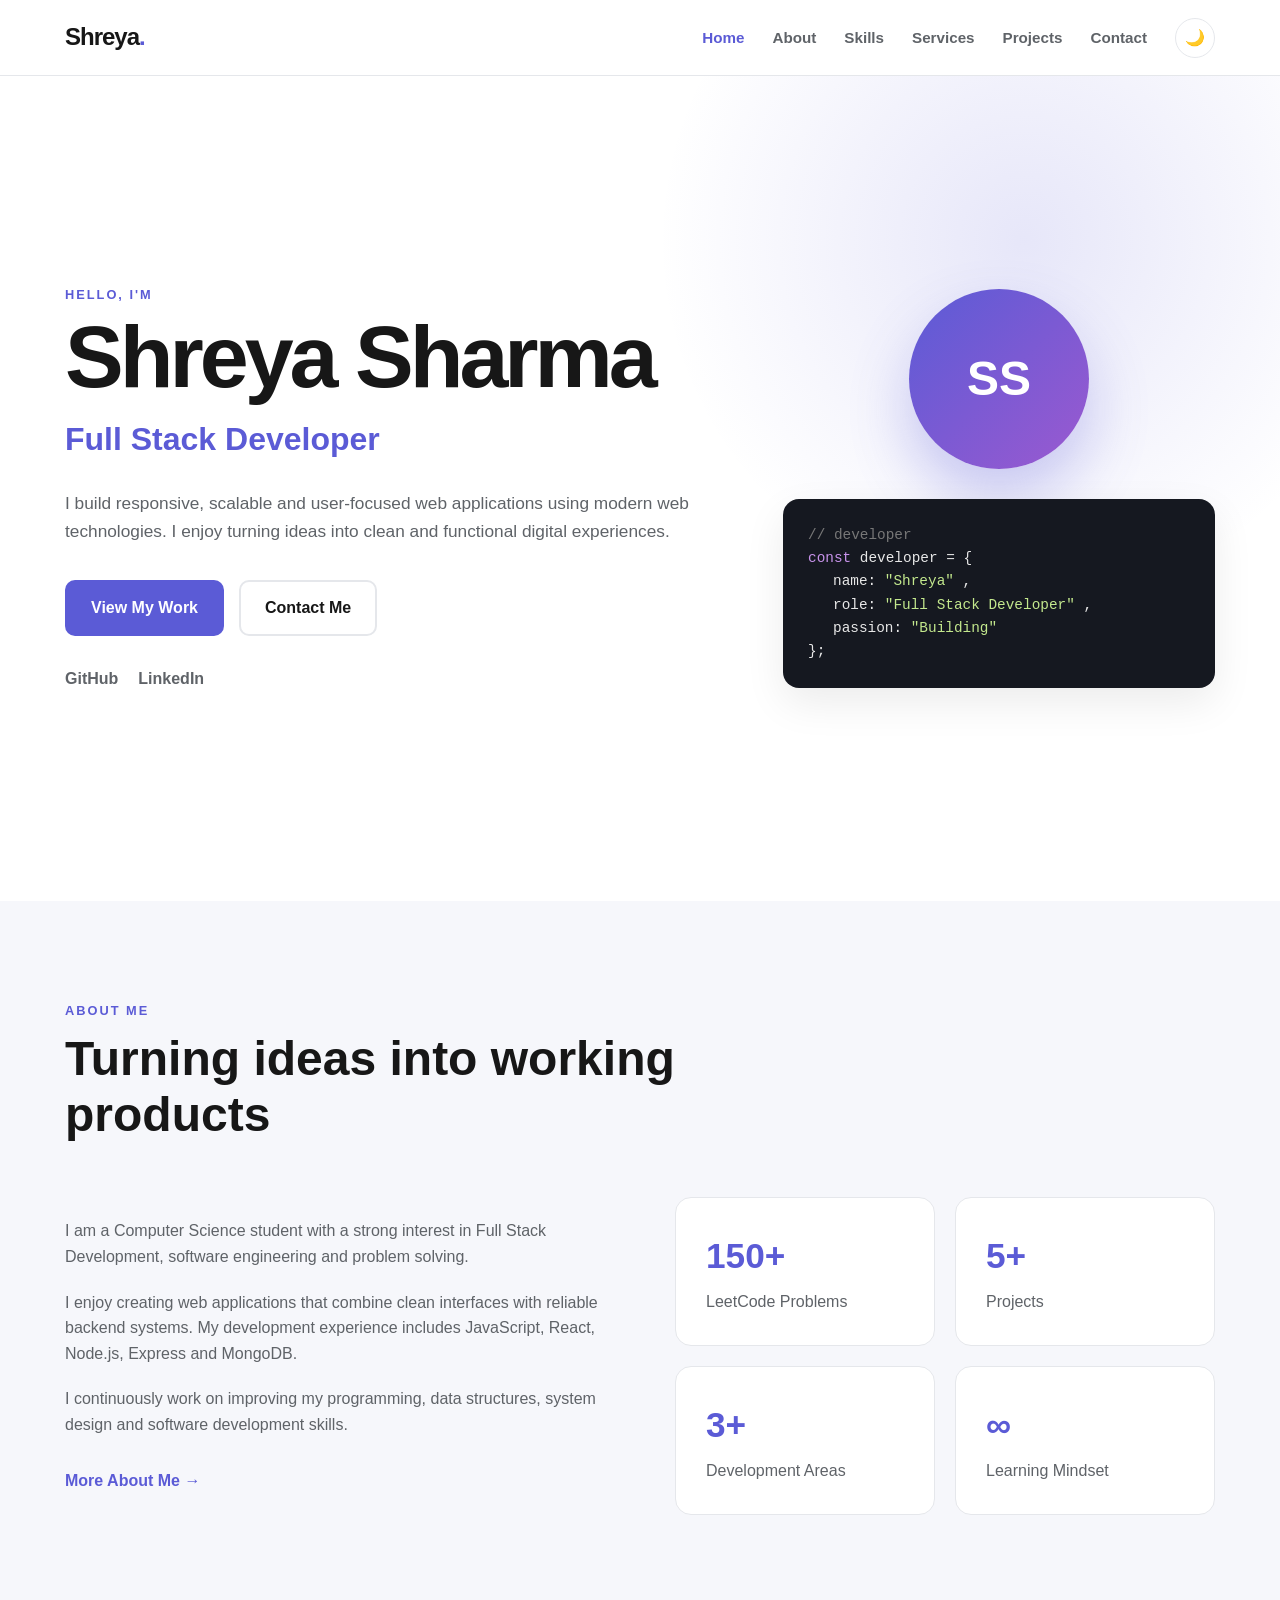
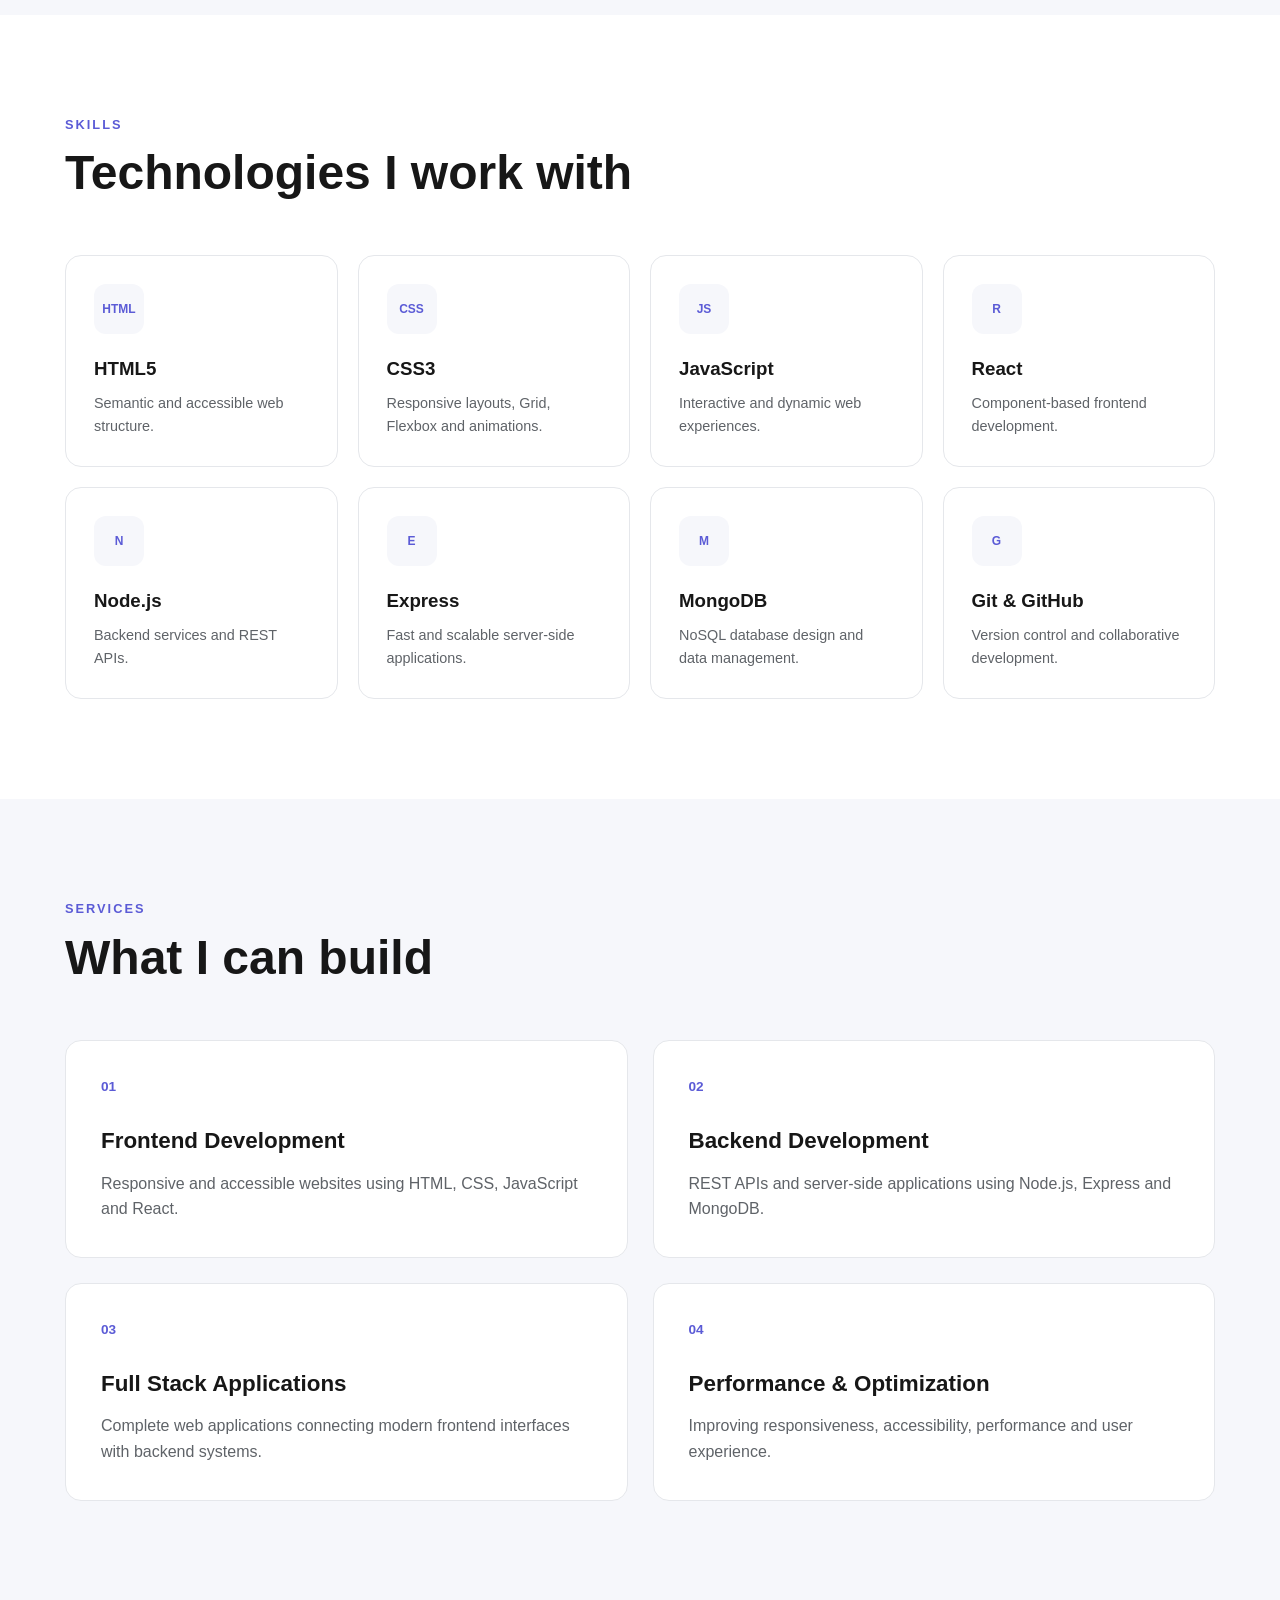
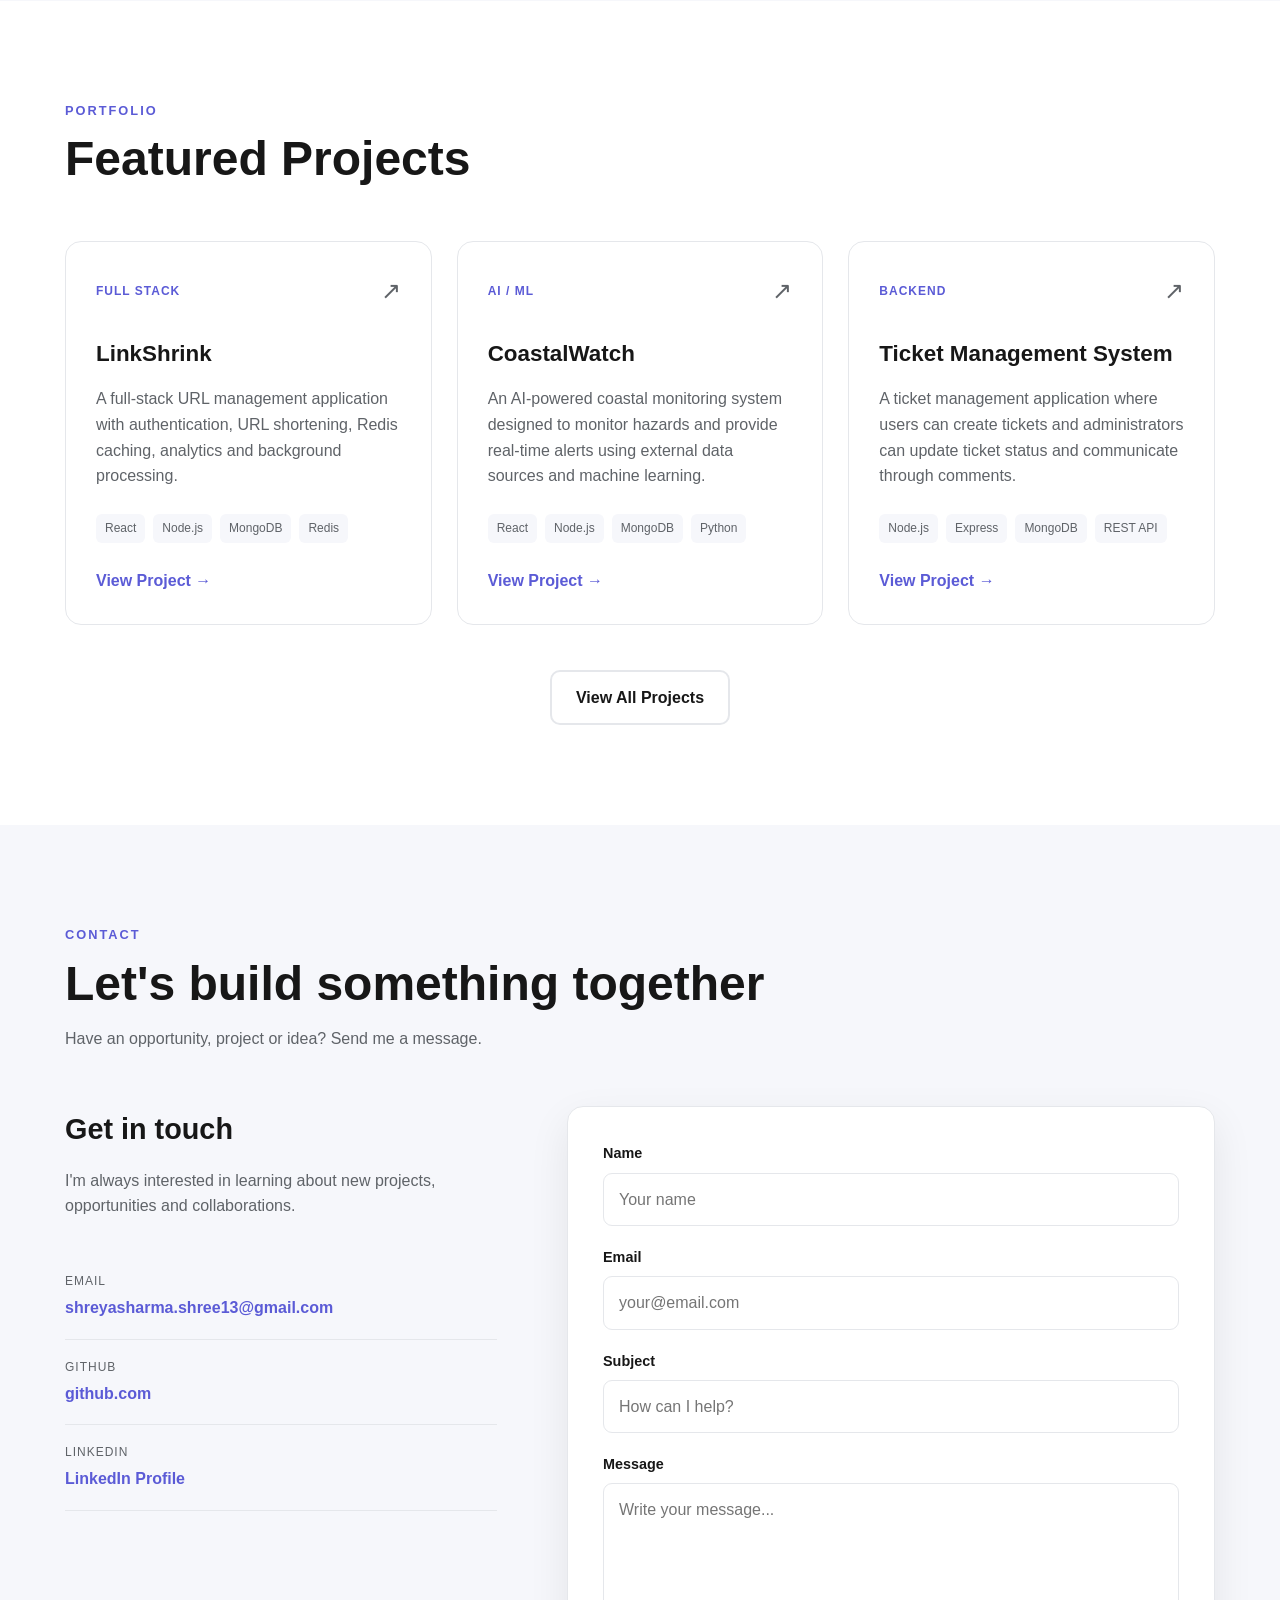
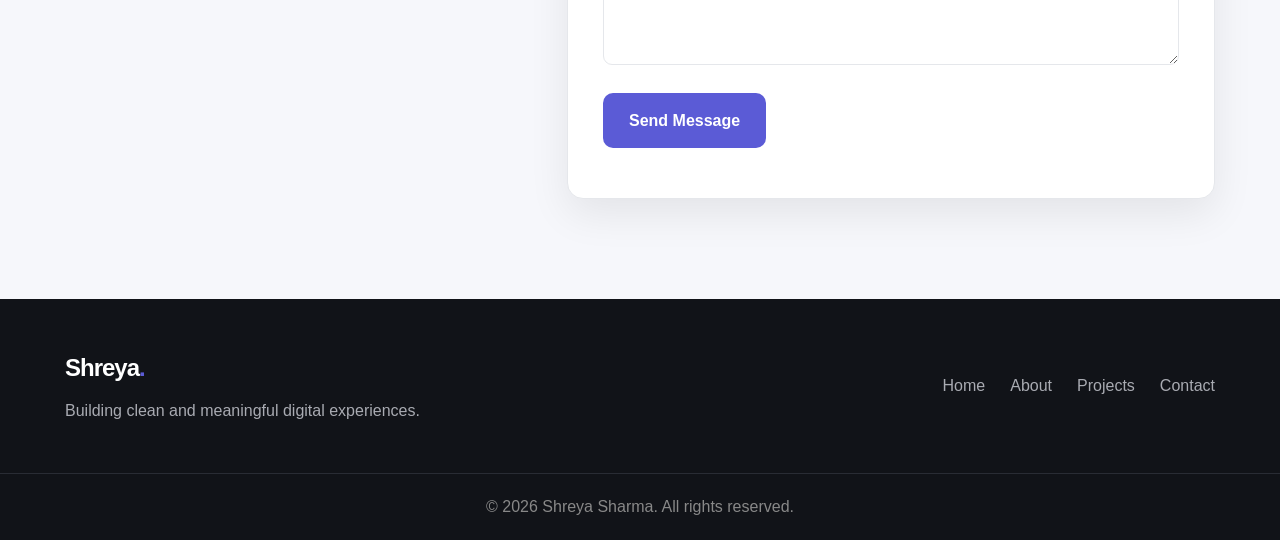
<file: Portfolio-Website/index.html>
<!DOCTYPE html>
<html lang="en">
<head>
    <meta charset="UTF-8">

    <meta
        name="viewport"
        content="width=device-width, initial-scale=1.0"
    >

    <meta
        name="description"
        content="Shreya Sharma - Computer Science student and Full Stack Developer portfolio."
    >

    <meta
        name="author"
        content="Shreya Sharma"
    >

    <title>Shreya Sharma | Full Stack Developer</title>

    <link
        rel="stylesheet"
        href="assets/css/style.css"
    >
</head>

<body>

    <!-- ================= HEADER ================= -->

    <header class="header" id="top">

        <nav class="navbar container" aria-label="Main navigation">

            <a href="#home" class="logo">
                Shreya<span>.</span>
            </a>

            <button
                class="menu-toggle"
                id="menuToggle"
                aria-label="Open navigation menu"
                aria-expanded="false"
                aria-controls="navMenu"
            >
                ☰
            </button>

            <ul class="nav-menu" id="navMenu">

                <li>
                    <a href="#home" class="nav-link active">
                        Home
                    </a>
                </li>

                <li>
                    <a href="#about" class="nav-link">
                        About
                    </a>
                </li>

                <li>
                    <a href="#skills" class="nav-link">
                        Skills
                    </a>
                </li>

                <li>
                    <a href="#services" class="nav-link">
                        Services
                    </a>
                </li>

                <li>
                    <a href="#projects" class="nav-link">
                        Projects
                    </a>
                </li>

                <li>
                    <a href="#contact" class="nav-link">
                        Contact
                    </a>
                </li>

                <li>
                    <button
                        class="theme-toggle"
                        id="themeToggle"
                        aria-label="Switch to dark mode"
                        title="Toggle theme"
                    >
                        🌙
                    </button>
                </li>

            </ul>

        </nav>

    </header>


    <main>

        <!-- ================= HERO ================= -->

        <section class="hero section" id="home">

            <div class="container hero-content">

                <div class="hero-text">

                    <p class="eyebrow">
                        Hello, I'm
                    </p>

                    <h1>
                        Shreya Sharma
                    </h1>

                    <h2>
                        Full Stack Developer
                    </h2>

                    <p class="hero-description">
                        I build responsive, scalable and user-focused
                        web applications using modern web technologies.
                        I enjoy turning ideas into clean and functional
                        digital experiences.
                    </p>

                    <div class="hero-buttons">

                        <a
                            href="#projects"
                            class="btn btn-primary"
                        >
                            View My Work
                        </a>

                        <a
                            href="#contact"
                            class="btn btn-secondary"
                        >
                            Contact Me
                        </a>

                    </div>

                    <div class="social-links">

                        <a
                            href="https://github.com/"
                            target="_blank"
                            rel="noopener noreferrer"
                            aria-label="GitHub"
                        >
                            GitHub
                        </a>

                        <a
                            href="https://www.linkedin.com/"
                            target="_blank"
                            rel="noopener noreferrer"
                            aria-label="LinkedIn"
                        >
                            LinkedIn
                        </a>

                    </div>

                </div>


                <div class="hero-card">

                    <div class="profile-circle">
                        SS
                    </div>

                    <div class="code-card">

                        <span class="code-comment">
                            // developer
                        </span>

                        <p>
                            <span class="code-keyword">const</span>
                            developer = {
                        </p>

                        <p class="indent">
                            name:
                            <span class="code-string">
                                "Shreya"
                            </span>,
                        </p>

                        <p class="indent">
                            role:
                            <span class="code-string">
                                "Full Stack Developer"
                            </span>,
                        </p>

                        <p class="indent">
                            passion:
                            <span class="code-string">
                                "Building"
                            </span>
                        </p>

                        <p>
                            };
                        </p>

                    </div>

                </div>

            </div>

        </section>


        <!-- ================= ABOUT ================= -->

        <section class="section section-alt" id="about">

            <div class="container">

                <div class="section-heading">

                    <p class="eyebrow">
                        About Me
                    </p>

                    <h2>
                        Turning ideas into working products
                    </h2>

                </div>


                <div class="about-grid">

                    <div class="about-text">

                        <p>
                            I am a Computer Science student with a strong
                            interest in Full Stack Development, software
                            engineering and problem solving.
                        </p>

                        <p>
                            I enjoy creating web applications that combine
                            clean interfaces with reliable backend systems.
                            My development experience includes JavaScript,
                            React, Node.js, Express and MongoDB.
                        </p>

                        <p>
                            I continuously work on improving my programming,
                            data structures, system design and software
                            development skills.
                        </p>

                        <a
                            href="pages/about.html"
                            class="text-link"
                        >
                            More About Me →
                        </a>

                    </div>


                    <div class="about-stats">

                        <div class="stat-card">
                            <strong>150+</strong>
                            <span>LeetCode Problems</span>
                        </div>

                        <div class="stat-card">
                            <strong>5+</strong>
                            <span>Projects</span>
                        </div>

                        <div class="stat-card">
                            <strong>3+</strong>
                            <span>Development Areas</span>
                        </div>

                        <div class="stat-card">
                            <strong>∞</strong>
                            <span>Learning Mindset</span>
                        </div>

                    </div>

                </div>

            </div>

        </section>


        <!-- ================= SKILLS ================= -->

        <section class="section" id="skills">

            <div class="container">

                <div class="section-heading">

                    <p class="eyebrow">
                        Skills
                    </p>

                    <h2>
                        Technologies I work with
                    </h2>

                </div>


                <div class="skills-grid">

                    <article class="skill-card">

                        <div class="skill-icon">
                            HTML
                        </div>

                        <h3>
                            HTML5
                        </h3>

                        <p>
                            Semantic and accessible web structure.
                        </p>

                    </article>


                    <article class="skill-card">

                        <div class="skill-icon">
                            CSS
                        </div>

                        <h3>
                            CSS3
                        </h3>

                        <p>
                            Responsive layouts, Grid, Flexbox and animations.
                        </p>

                    </article>


                    <article class="skill-card">

                        <div class="skill-icon">
                            JS
                        </div>

                        <h3>
                            JavaScript
                        </h3>

                        <p>
                            Interactive and dynamic web experiences.
                        </p>

                    </article>


                    <article class="skill-card">

                        <div class="skill-icon">
                            R
                        </div>

                        <h3>
                            React
                        </h3>

                        <p>
                            Component-based frontend development.
                        </p>

                    </article>


                    <article class="skill-card">

                        <div class="skill-icon">
                            N
                        </div>

                        <h3>
                            Node.js
                        </h3>

                        <p>
                            Backend services and REST APIs.
                        </p>

                    </article>


                    <article class="skill-card">

                        <div class="skill-icon">
                            E
                        </div>

                        <h3>
                            Express
                        </h3>

                        <p>
                            Fast and scalable server-side applications.
                        </p>

                    </article>


                    <article class="skill-card">

                        <div class="skill-icon">
                            M
                        </div>

                        <h3>
                            MongoDB
                        </h3>

                        <p>
                            NoSQL database design and data management.
                        </p>

                    </article>


                    <article class="skill-card">

                        <div class="skill-icon">
                            G
                        </div>

                        <h3>
                            Git & GitHub
                        </h3>

                        <p>
                            Version control and collaborative development.
                        </p>

                    </article>

                </div>

            </div>

        </section>


        <!-- ================= SERVICES ================= -->

        <section class="section section-alt" id="services">

            <div class="container">

                <div class="section-heading">

                    <p class="eyebrow">
                        Services
                    </p>

                    <h2>
                        What I can build
                    </h2>

                </div>


                <div class="services-grid">

                    <article class="service-card">

                        <div class="service-number">
                            01
                        </div>

                        <h3>
                            Frontend Development
                        </h3>

                        <p>
                            Responsive and accessible websites using
                            HTML, CSS, JavaScript and React.
                        </p>

                    </article>


                    <article class="service-card">

                        <div class="service-number">
                            02
                        </div>

                        <h3>
                            Backend Development
                        </h3>

                        <p>
                            REST APIs and server-side applications using
                            Node.js, Express and MongoDB.
                        </p>

                    </article>


                    <article class="service-card">

                        <div class="service-number">
                            03
                        </div>

                        <h3>
                            Full Stack Applications
                        </h3>

                        <p>
                            Complete web applications connecting modern
                            frontend interfaces with backend systems.
                        </p>

                    </article>


                    <article class="service-card">

                        <div class="service-number">
                            04
                        </div>

                        <h3>
                            Performance & Optimization
                        </h3>

                        <p>
                            Improving responsiveness, accessibility,
                            performance and user experience.
                        </p>

                    </article>

                </div>

            </div>

        </section>


        <!-- ================= PROJECTS ================= -->

        <section class="section" id="projects">

            <div class="container">

                <div class="section-heading">

                    <p class="eyebrow">
                        Portfolio
                    </p>

                    <h2>
                        Featured Projects
                    </h2>

                </div>


                <div class="projects-grid">

                    <article class="project-card">

                        <div class="project-top">
                            <span class="project-tag">
                                Full Stack
                            </span>

                            <span class="project-icon">
                                ↗
                            </span>
                        </div>

                        <h3>
                            LinkShrink
                        </h3>

                        <p>
                            A full-stack URL management application with
                            authentication, URL shortening, Redis caching,
                            analytics and background processing.
                        </p>

                        <div class="tech-list">
                            <span>React</span>
                            <span>Node.js</span>
                            <span>MongoDB</span>
                            <span>Redis</span>
                        </div>

                        <a
                            href="https://github.com/"
                            target="_blank"
                            rel="noopener noreferrer"
                            class="project-link"
                        >
                            View Project →
                        </a>

                    </article>


                    <article class="project-card">

                        <div class="project-top">
                            <span class="project-tag">
                                AI / ML
                            </span>

                            <span class="project-icon">
                                ↗
                            </span>
                        </div>

                        <h3>
                            CoastalWatch
                        </h3>

                        <p>
                            An AI-powered coastal monitoring system designed
                            to monitor hazards and provide real-time alerts
                            using external data sources and machine learning.
                        </p>

                        <div class="tech-list">
                            <span>React</span>
                            <span>Node.js</span>
                            <span>MongoDB</span>
                            <span>Python</span>
                        </div>

                        <a
                            href="https://github.com/"
                            target="_blank"
                            rel="noopener noreferrer"
                            class="project-link"
                        >
                            View Project →
                        </a>

                    </article>


                    <article class="project-card">

                        <div class="project-top">
                            <span class="project-tag">
                                Backend
                            </span>

                            <span class="project-icon">
                                ↗
                            </span>
                        </div>

                        <h3>
                            Ticket Management System
                        </h3>

                        <p>
                            A ticket management application where users can
                            create tickets and administrators can update
                            ticket status and communicate through comments.
                        </p>

                        <div class="tech-list">
                            <span>Node.js</span>
                            <span>Express</span>
                            <span>MongoDB</span>
                            <span>REST API</span>
                        </div>

                        <a
                            href="https://github.com/"
                            target="_blank"
                            rel="noopener noreferrer"
                            class="project-link"
                        >
                            View Project →
                        </a>

                    </article>

                </div>


                <div class="center-button">

                    <a
                        href="pages/projects.html"
                        class="btn btn-secondary"
                    >
                        View All Projects
                    </a>

                </div>

            </div>

        </section>


        <!-- ================= CONTACT ================= -->

        <section class="section section-alt" id="contact">

            <div class="container">

                <div class="section-heading">

                    <p class="eyebrow">
                        Contact
                    </p>

                    <h2>
                        Let's build something together
                    </h2>

                    <p>
                        Have an opportunity, project or idea?
                        Send me a message.
                    </p>

                </div>


                <div class="contact-grid">

                    <div class="contact-info">

                        <h3>
                            Get in touch
                        </h3>

                        <p>
                            I'm always interested in learning about new
                            projects, opportunities and collaborations.
                        </p>


                        <div class="contact-item">

                            <span>
                                Email
                            </span>

                            <a href="mailto:shreyasharma.shree13@gmail.com">
                                shreyasharma.shree13@gmail.com
                            </a>

                        </div>


                        <div class="contact-item">

                            <span>
                                GitHub
                            </span>

                            <a
                                href="https://github.com/ShreyaSharma707"
                                target="_blank"
                                rel="noopener noreferrer"
                            >
                                github.com
                            </a>

                        </div>


                        <div class="contact-item">

                            <span>
                                LinkedIn
                            </span>

                            <a
                                href="https://www.linkedin.com/in/shreya-sharma-98589b250/"
                                target="_blank"
                                rel="noopener noreferrer"
                            >
                                LinkedIn Profile
                            </a>

                        </div>

                    </div>


                    <form
                        class="contact-form"
                        id="contactForm"
                    >

                        <div class="form-group">

                            <label for="name">
                                Name
                            </label>

                            <input
                                type="text"
                                id="name"
                                name="name"
                                placeholder="Your name"
                                required
                            >

                        </div>


                        <div class="form-group">

                            <label for="email">
                                Email
                            </label>

                            <input
                                type="email"
                                id="email"
                                name="email"
                                placeholder="your@email.com"
                                required
                            >

                        </div>


                        <div class="form-group">

                            <label for="subject">
                                Subject
                            </label>

                            <input
                                type="text"
                                id="subject"
                                name="subject"
                                placeholder="How can I help?"
                                required
                            >

                        </div>


                        <div class="form-group">

                            <label for="message">
                                Message
                            </label>

                            <textarea
                                id="message"
                                name="message"
                                rows="6"
                                placeholder="Write your message..."
                                required
                            ></textarea>

                        </div>


                        <button
                            type="submit"
                            class="btn btn-primary"
                        >
                            Send Message
                        </button>


                        <p
                            class="form-message"
                            id="formMessage"
                            role="status"
                        ></p>

                    </form>

                </div>

            </div>

        </section>

    </main>


    <!-- ================= FOOTER ================= -->

    <footer class="footer">

        <div class="container footer-content">

            <div>
                <a href="#top" class="logo">
                    Shreya<span>.</span>
                </a>

                <p>
                    Building clean and meaningful digital experiences.
                </p>
            </div>


            <div class="footer-links">

                <a href="#home">
                    Home
                </a>

                <a href="#about">
                    About
                </a>

                <a href="#projects">
                    Projects
                </a>

                <a href="#contact">
                    Contact
                </a>

            </div>

        </div>


        <div class="footer-bottom">

            <p>
                © <span id="year"></span> Shreya Sharma.
                All rights reserved.
            </p>

        </div>

    </footer>


    <button
        class="back-to-top"
        id="backToTop"
        aria-label="Back to top"
        title="Back to top"
    >
        ↑
    </button>


    <script src="assets/js/script.js"></script>

</body>
</html>
</file>
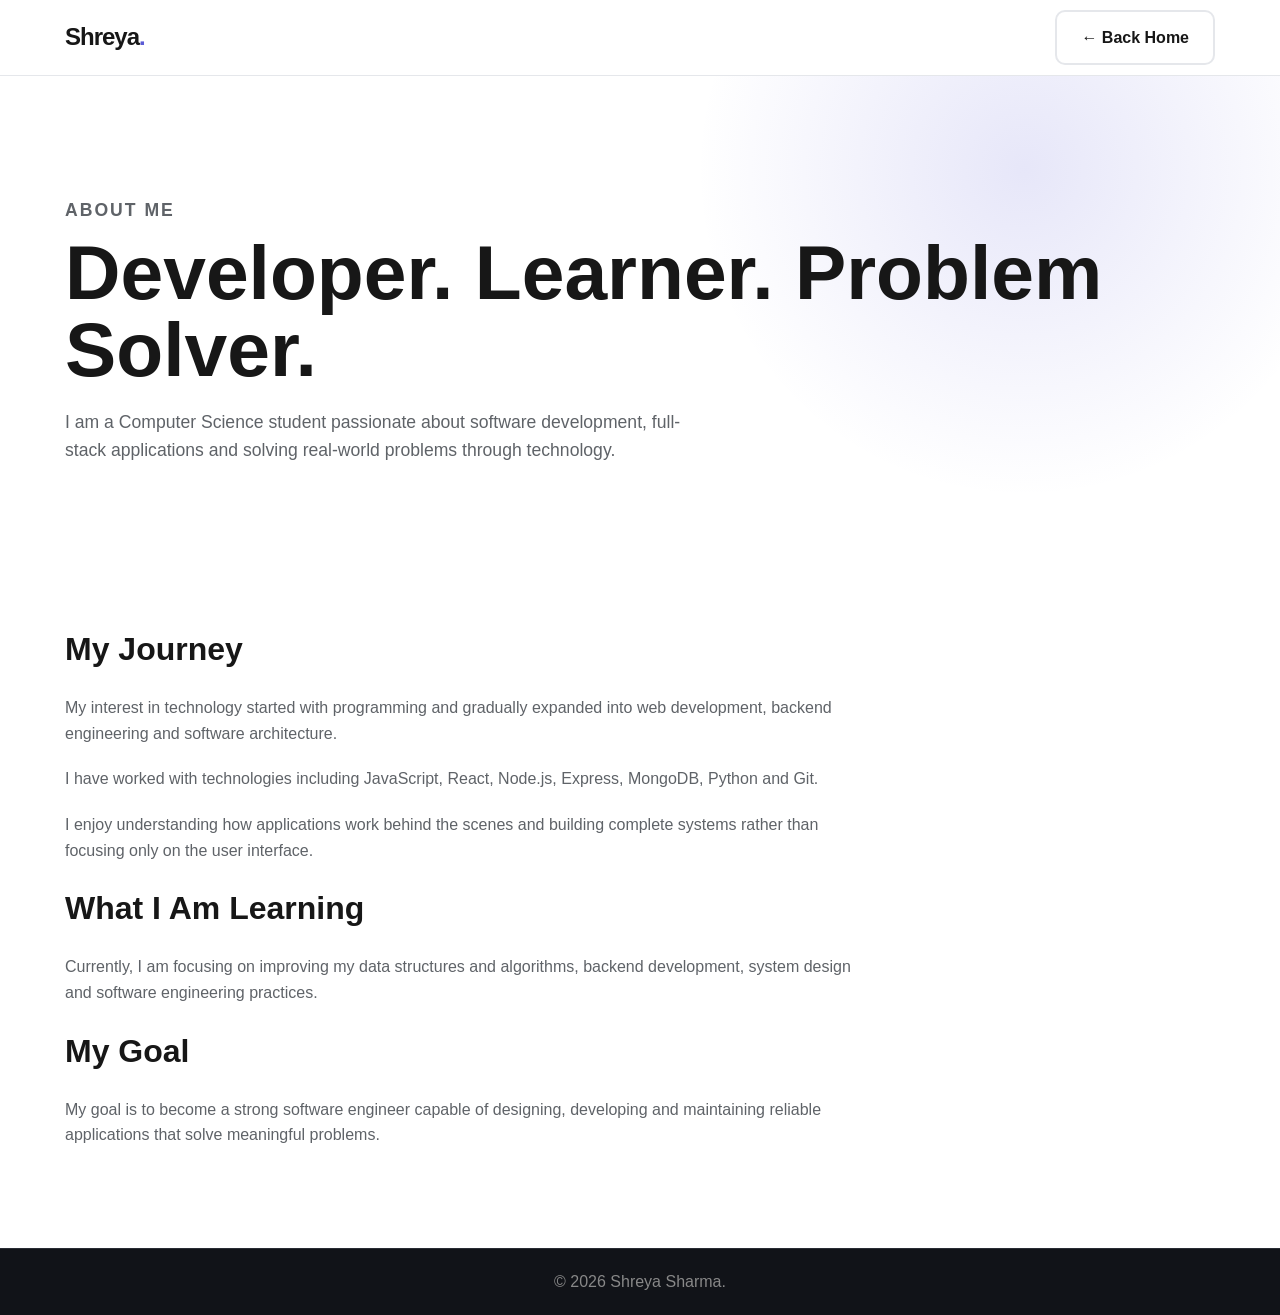
<file: Portfolio-Website/pages/about.html>
<!DOCTYPE html>
<html lang="en">

<head>

    <meta charset="UTF-8">

    <meta
        name="viewport"
        content="width=device-width, initial-scale=1.0"
    >

    <meta
        name="description"
        content="About Shreya Sharma - Computer Science student and Full Stack Developer."
    >

    <title>About | Shreya Sharma</title>

    <link
        rel="stylesheet"
        href="../assets/css/style.css"
    >

</head>

<body>

    <header class="header">

        <nav class="navbar container">

            <a
                href="../index.html"
                class="logo"
            >
                Shreya<span>.</span>
            </a>

            <a
                href="../index.html"
                class="btn btn-secondary"
            >
                ← Back Home
            </a>

        </nav>

    </header>


    <main>

        <section class="page-hero">

            <div class="container">

                <p class="eyebrow">
                    About Me
                </p>

                <h1>
                    Developer. Learner. Problem Solver.
                </h1>

                <p>
                    I am a Computer Science student passionate about
                    software development, full-stack applications and
                    solving real-world problems through technology.
                </p>

            </div>

        </section>


        <section class="content-section">

            <div class="container">

                <h2>
                    My Journey
                </h2>

                <p>
                    My interest in technology started with programming
                    and gradually expanded into web development,
                    backend engineering and software architecture.
                </p>

                <p>
                    I have worked with technologies including
                    JavaScript, React, Node.js, Express, MongoDB,
                    Python and Git.
                </p>

                <p>
                    I enjoy understanding how applications work
                    behind the scenes and building complete systems
                    rather than focusing only on the user interface.
                </p>

                <h2>
                    What I Am Learning
                </h2>

                <p>
                    Currently, I am focusing on improving my data
                    structures and algorithms, backend development,
                    system design and software engineering practices.
                </p>

                <h2>
                    My Goal
                </h2>

                <p>
                    My goal is to become a strong software engineer
                    capable of designing, developing and maintaining
                    reliable applications that solve meaningful problems.
                </p>

            </div>

        </section>

    </main>


    <footer class="footer">

        <div class="footer-bottom">

            <p>
                © 2026 Shreya Sharma.
            </p>

        </div>

    </footer>

</body>

</html>
</file>
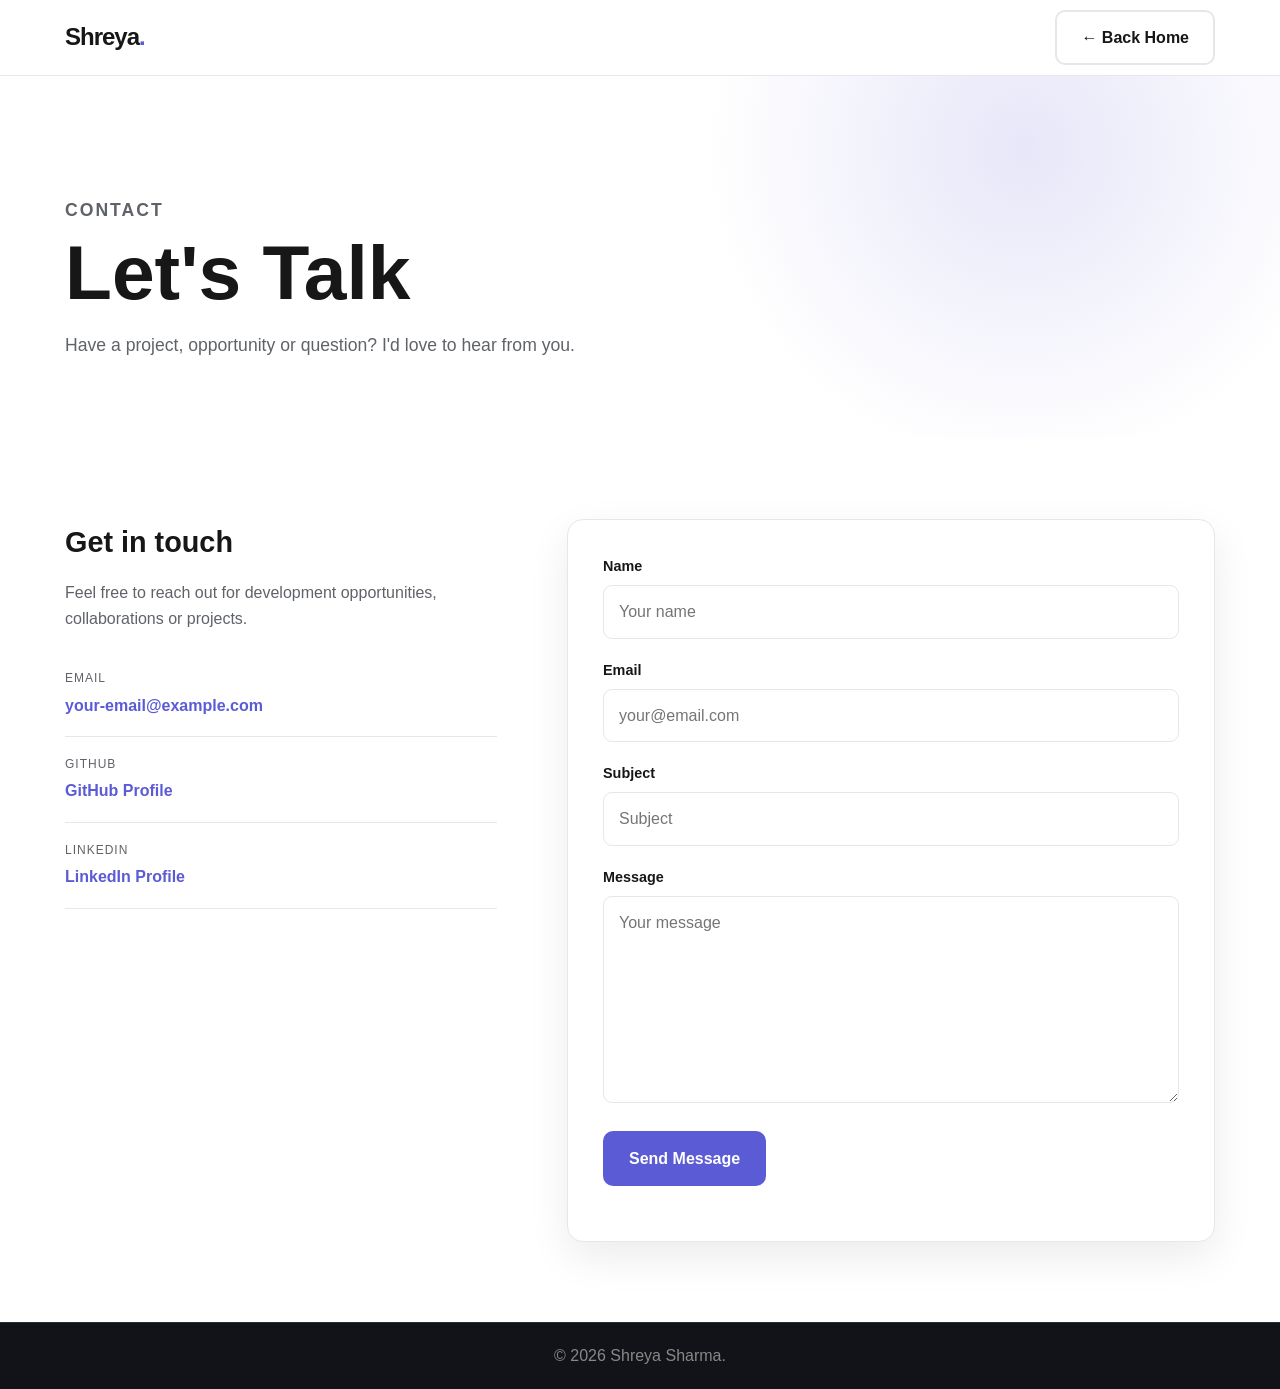
<file: Portfolio-Website/pages/contact.html>
<!DOCTYPE html>
<html lang="en">

<head>

    <meta charset="UTF-8">

    <meta
        name="viewport"
        content="width=device-width, initial-scale=1.0"
    >

    <meta
        name="description"
        content="Contact Shreya Sharma."
    >

    <title>Contact | Shreya Sharma</title>

    <link
        rel="stylesheet"
        href="../assets/css/style.css"
    >

</head>


<body>

    <header class="header">

        <nav class="navbar container">

            <a
                href="../index.html"
                class="logo"
            >
                Shreya<span>.</span>
            </a>

            <a
                href="../index.html"
                class="btn btn-secondary"
            >
                ← Back Home
            </a>

        </nav>

    </header>


    <main>

        <section class="page-hero">

            <div class="container">

                <p class="eyebrow">
                    Contact
                </p>

                <h1>
                    Let's Talk
                </h1>

                <p>
                    Have a project, opportunity or question?
                    I'd love to hear from you.
                </p>

            </div>

        </section>


        <section class="content-section">

            <div class="container">

                <div class="contact-grid">

                    <div class="contact-info">

                        <h3>
                            Get in touch
                        </h3>

                        <p>
                            Feel free to reach out for development
                            opportunities, collaborations or projects.
                        </p>

                        <div class="contact-item">

                            <span>
                                Email
                            </span>

                            <a href="mailto:your-email@example.com">
                                your-email@example.com
                            </a>

                        </div>

                        <div class="contact-item">

                            <span>
                                GitHub
                            </span>

                            <a
                                href="https://github.com/"
                                target="_blank"
                                rel="noopener noreferrer"
                            >
                                GitHub Profile
                            </a>

                        </div>

                        <div class="contact-item">

                            <span>
                                LinkedIn
                            </span>

                            <a
                                href="https://www.linkedin.com/"
                                target="_blank"
                                rel="noopener noreferrer"
                            >
                                LinkedIn Profile
                            </a>

                        </div>

                    </div>


                    <form
                        class="contact-form"
                        id="contactForm"
                    >

                        <div class="form-group">

                            <label for="name">
                                Name
                            </label>

                            <input
                                id="name"
                                type="text"
                                placeholder="Your name"
                                required
                            >

                        </div>


                        <div class="form-group">

                            <label for="email">
                                Email
                            </label>

                            <input
                                id="email"
                                type="email"
                                placeholder="your@email.com"
                                required
                            >

                        </div>


                        <div class="form-group">

                            <label for="subject">
                                Subject
                            </label>

                            <input
                                id="subject"
                                type="text"
                                placeholder="Subject"
                                required
                            >

                        </div>


                        <div class="form-group">

                            <label for="message">
                                Message
                            </label>

                            <textarea
                                id="message"
                                rows="7"
                                placeholder="Your message"
                                required
                            ></textarea>

                        </div>


                        <button
                            class="btn btn-primary"
                            type="submit"
                        >
                            Send Message
                        </button>


                        <p
                            class="form-message"
                            id="formMessage"
                            role="status"
                        ></p>

                    </form>

                </div>

            </div>

        </section>

    </main>


    <footer class="footer">

        <div class="footer-bottom">

            <p>
                © 2026 Shreya Sharma.
            </p>

        </div>

    </footer>


    <script src="../assets/js/script.js"></script>

</body>

</html>
</file>
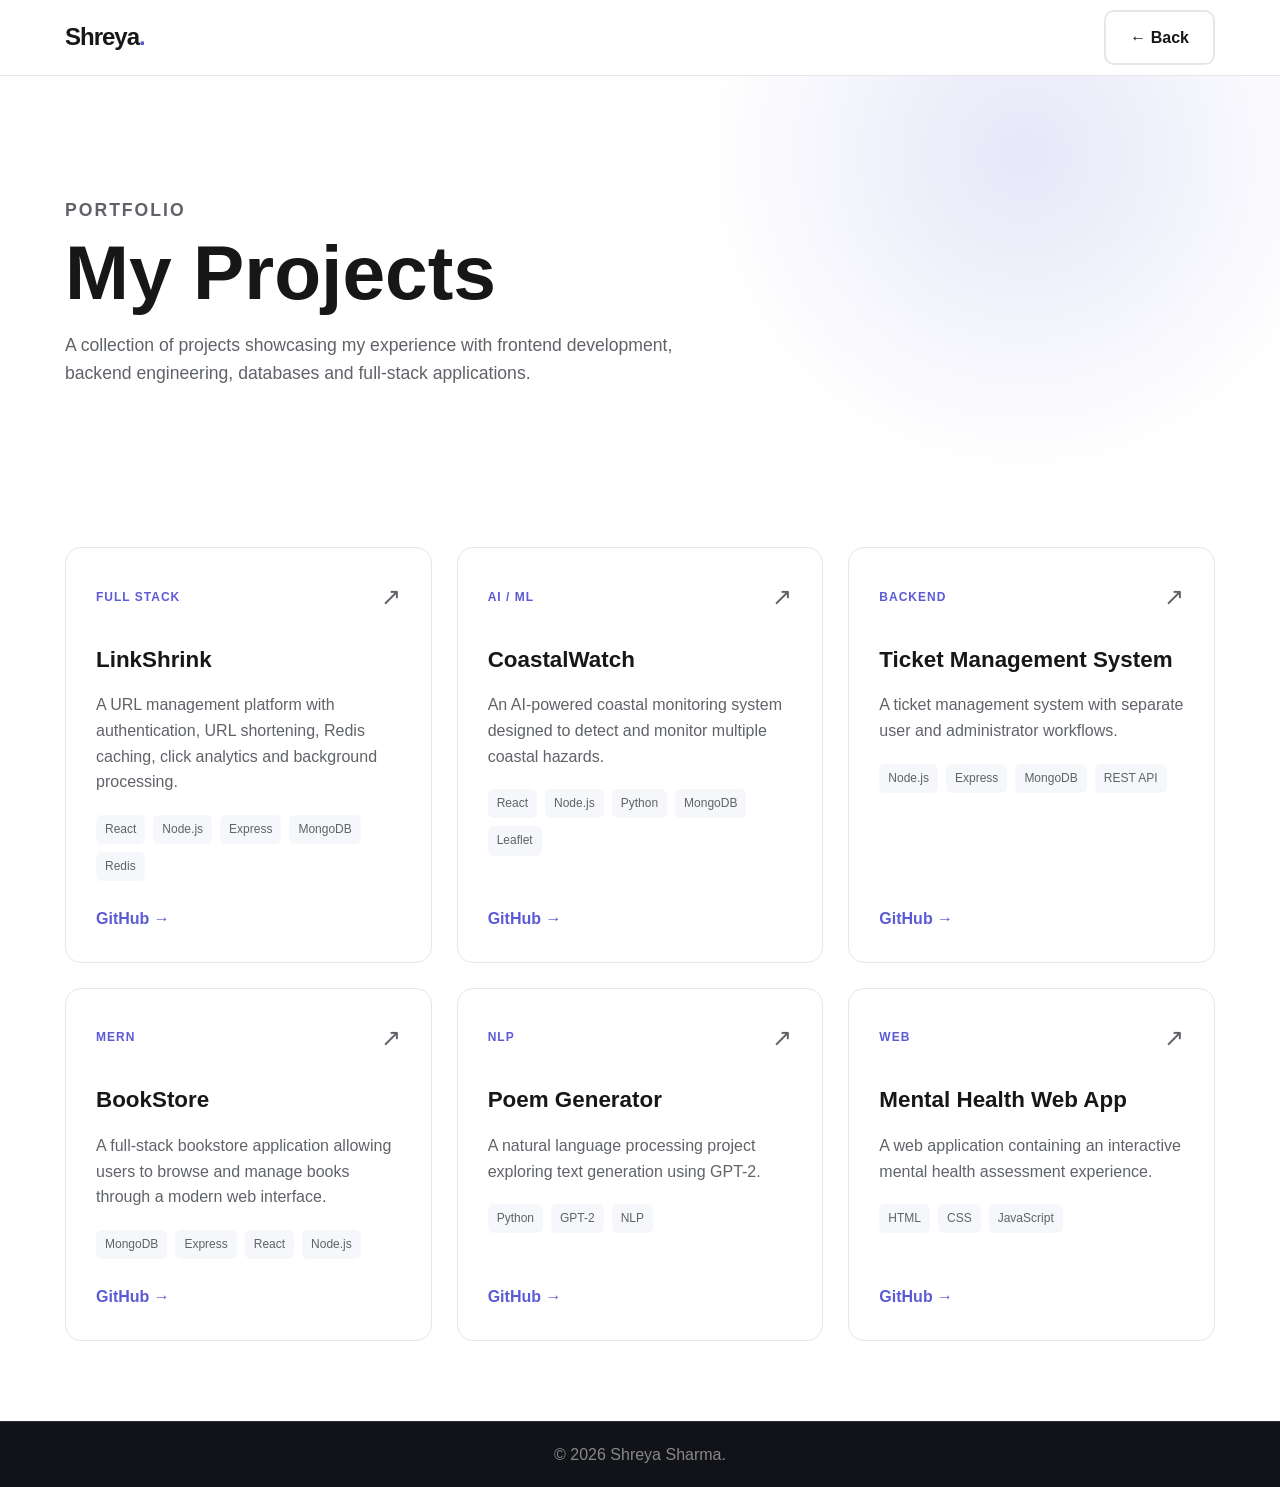
<file: Portfolio-Website/pages/projects.html>
<!DOCTYPE html>
<html lang="en">

<head>

    <meta charset="UTF-8">

    <meta
        name="viewport"
        content="width=device-width, initial-scale=1.0"
    >

    <meta
        name="description"
        content="Projects developed by Shreya Sharma."
    >

    <title>Projects | Shreya Sharma</title>

    <link
        rel="stylesheet"
        href="../assets/css/style.css"
    >

</head>


<body>

    <header class="header">

        <nav class="navbar container">

            <a
                href="../index.html"
                class="logo"
            >
                Shreya<span>.</span>
            </a>

            <a
                href="../index.html#projects"
                class="btn btn-secondary"
            >
                ← Back
            </a>

        </nav>

    </header>


    <main>

        <section class="page-hero">

            <div class="container">

                <p class="eyebrow">
                    Portfolio
                </p>

                <h1>
                    My Projects
                </h1>

                <p>
                    A collection of projects showcasing my experience
                    with frontend development, backend engineering,
                    databases and full-stack applications.
                </p>

            </div>

        </section>


        <section class="content-section">

            <div class="container">

                <div class="projects-grid">

                    <article class="project-card">

                        <div class="project-top">

                            <span class="project-tag">
                                Full Stack
                            </span>

                            <span class="project-icon">
                                ↗
                            </span>

                        </div>

                        <h3>
                            LinkShrink
                        </h3>

                        <p>
                            A URL management platform with authentication,
                            URL shortening, Redis caching, click analytics
                            and background processing.
                        </p>

                        <div class="tech-list">
                            <span>React</span>
                            <span>Node.js</span>
                            <span>Express</span>
                            <span>MongoDB</span>
                            <span>Redis</span>
                        </div>

                        <a
                            href="https://github.com/"
                            target="_blank"
                            rel="noopener noreferrer"
                            class="project-link"
                        >
                            GitHub →
                        </a>

                    </article>


                    <article class="project-card">

                        <div class="project-top">

                            <span class="project-tag">
                                AI / ML
                            </span>

                            <span class="project-icon">
                                ↗
                            </span>

                        </div>

                        <h3>
                            CoastalWatch
                        </h3>

                        <p>
                            An AI-powered coastal monitoring system
                            designed to detect and monitor multiple
                            coastal hazards.
                        </p>

                        <div class="tech-list">
                            <span>React</span>
                            <span>Node.js</span>
                            <span>Python</span>
                            <span>MongoDB</span>
                            <span>Leaflet</span>
                        </div>

                        <a
                            href="https://github.com/"
                            target="_blank"
                            rel="noopener noreferrer"
                            class="project-link"
                        >
                            GitHub →
                        </a>

                    </article>


                    <article class="project-card">

                        <div class="project-top">

                            <span class="project-tag">
                                Backend
                            </span>

                            <span class="project-icon">
                                ↗
                            </span>

                        </div>

                        <h3>
                            Ticket Management System
                        </h3>

                        <p>
                            A ticket management system with separate
                            user and administrator workflows.
                        </p>

                        <div class="tech-list">
                            <span>Node.js</span>
                            <span>Express</span>
                            <span>MongoDB</span>
                            <span>REST API</span>
                        </div>

                        <a
                            href="https://github.com/"
                            target="_blank"
                            rel="noopener noreferrer"
                            class="project-link"
                        >
                            GitHub →
                        </a>

                    </article>


                    <article class="project-card">

                        <div class="project-top">

                            <span class="project-tag">
                                MERN
                            </span>

                            <span class="project-icon">
                                ↗
                            </span>

                        </div>

                        <h3>
                            BookStore
                        </h3>

                        <p>
                            A full-stack bookstore application allowing
                            users to browse and manage books through
                            a modern web interface.
                        </p>

                        <div class="tech-list">
                            <span>MongoDB</span>
                            <span>Express</span>
                            <span>React</span>
                            <span>Node.js</span>
                        </div>

                        <a
                            href="https://github.com/"
                            target="_blank"
                            rel="noopener noreferrer"
                            class="project-link"
                        >
                            GitHub →
                        </a>

                    </article>


                    <article class="project-card">

                        <div class="project-top">

                            <span class="project-tag">
                                NLP
                            </span>

                            <span class="project-icon">
                                ↗
                            </span>

                        </div>

                        <h3>
                            Poem Generator
                        </h3>

                        <p>
                            A natural language processing project
                            exploring text generation using GPT-2.
                        </p>

                        <div class="tech-list">
                            <span>Python</span>
                            <span>GPT-2</span>
                            <span>NLP</span>
                        </div>

                        <a
                            href="https://github.com/"
                            target="_blank"
                            rel="noopener noreferrer"
                            class="project-link"
                        >
                            GitHub →
                        </a>

                    </article>


                    <article class="project-card">

                        <div class="project-top">

                            <span class="project-tag">
                                Web
                            </span>

                            <span class="project-icon">
                                ↗
                            </span>

                        </div>

                        <h3>
                            Mental Health Web App
                        </h3>

                        <p>
                            A web application containing an interactive
                            mental health assessment experience.
                        </p>

                        <div class="tech-list">
                            <span>HTML</span>
                            <span>CSS</span>
                            <span>JavaScript</span>
                        </div>

                        <a
                            href="https://github.com/"
                            target="_blank"
                            rel="noopener noreferrer"
                            class="project-link"
                        >
                            GitHub →
                        </a>

                    </article>

                </div>

            </div>

        </section>

    </main>


    <footer class="footer">

        <div class="footer-bottom">

            <p>
                © 2026 Shreya Sharma.
            </p>

        </div>

    </footer>

</body>

</html>
</file>
<file: Portfolio-Website/assets/css/style.css>
/* =========================================================
   GLOBAL VARIABLES
========================================================= */

:root {
    --bg: #ffffff;
    --bg-secondary: #f6f7fb;
    --text: #171717;
    --text-secondary: #5f6368;
    --primary: #5b5bd6;
    --primary-dark: #4545b8;
    --border: #e5e7eb;
    --card: #ffffff;
    --shadow: 0 15px 40px rgba(0, 0, 0, 0.08);

    --max-width: 1150px;
    --radius: 16px;

    --transition: 0.3s ease;
}


/* =========================================================
   DARK MODE
========================================================= */

body.dark-mode {
    --bg: #0f1117;
    --bg-secondary: #171a23;
    --text: #f4f4f5;
    --text-secondary: #a7a9b3;
    --primary: #8b8bf0;
    --primary-dark: #7070dc;
    --border: #292d38;
    --card: #171a23;
    --shadow: 0 15px 40px rgba(0, 0, 0, 0.3);
}


/* =========================================================
   RESET
========================================================= */

* {
    margin: 0;
    padding: 0;
    box-sizing: border-box;
}


html {
    scroll-behavior: smooth;
}


body {
    font-family:
        Inter,
        -apple-system,
        BlinkMacSystemFont,
        "Segoe UI",
        Roboto,
        Arial,
        sans-serif;

    background: var(--bg);
    color: var(--text);

    line-height: 1.6;

    transition:
        background var(--transition),
        color var(--transition);
}


img {
    max-width: 100%;
    display: block;
}


a {
    color: inherit;
    text-decoration: none;
}


button,
input,
textarea {
    font: inherit;
}


button {
    cursor: pointer;
}


ul {
    list-style: none;
}


/* =========================================================
   ACCESSIBILITY
========================================================= */

:focus-visible {
    outline: 3px solid var(--primary);
    outline-offset: 3px;
}


.skip-link {
    position: absolute;
    top: -50px;
    left: 10px;
    background: var(--primary);
    color: white;
    padding: 10px 15px;
    z-index: 9999;
}


.skip-link:focus {
    top: 10px;
}


/* =========================================================
   UTILITIES
========================================================= */

.container {
    width: min(92%, var(--max-width));
    margin-inline: auto;
}


.section {
    padding: 100px 0;
}


.section-alt {
    background: var(--bg-secondary);
}


.section-heading {
    max-width: 700px;
    margin-bottom: 55px;
}


.section-heading h2 {
    font-size: clamp(2rem, 4vw, 3rem);
    line-height: 1.15;
    margin-bottom: 15px;
}


.section-heading > p:last-child {
    color: var(--text-secondary);
}


.eyebrow {
    color: var(--primary);
    text-transform: uppercase;
    letter-spacing: 2px;
    font-size: 0.8rem;
    font-weight: 800;
    margin-bottom: 10px;
}


/* =========================================================
   HEADER
========================================================= */

.header {
    position: sticky;
    top: 0;
    z-index: 1000;

    background: color-mix(
        in srgb,
        var(--bg) 90%,
        transparent
    );

    backdrop-filter: blur(12px);

    border-bottom: 1px solid var(--border);
}


.navbar {
    min-height: 75px;

    display: flex;
    align-items: center;
    justify-content: space-between;
}


.logo {
    font-size: 1.5rem;
    font-weight: 800;
    letter-spacing: -1px;
}


.logo span {
    color: var(--primary);
}


.nav-menu {
    display: flex;
    align-items: center;
    gap: 28px;
}


.nav-link {
    color: var(--text-secondary);
    font-size: 0.95rem;
    font-weight: 600;

    transition:
        color var(--transition);
}


.nav-link:hover,
.nav-link.active {
    color: var(--primary);
}


.theme-toggle {
    width: 40px;
    height: 40px;

    border: 1px solid var(--border);
    border-radius: 50%;

    background: var(--card);
    color: var(--text);

    display: grid;
    place-items: center;

    transition: var(--transition);
}


.theme-toggle:hover {
    transform: rotate(15deg);
    border-color: var(--primary);
}


.menu-toggle {
    display: none;

    border: 0;
    background: transparent;

    color: var(--text);

    font-size: 1.7rem;
}


/* =========================================================
   HERO
========================================================= */

.hero {
    min-height: calc(100vh - 75px);

    display: flex;
    align-items: center;

    background:
        radial-gradient(
            circle at 80% 20%,
            rgba(91, 91, 214, 0.15),
            transparent 30%
        );
}


.hero-content {
    display: grid;
    grid-template-columns: 1.2fr 0.8fr;

    gap: 70px;
    align-items: center;
}


.hero h1 {
    font-size: clamp(3rem, 7vw, 5.5rem);
    line-height: 0.95;
    letter-spacing: -4px;
    margin-bottom: 15px;
}


.hero h2 {
    font-size: clamp(1.4rem, 3vw, 2rem);
    color: var(--primary);
    margin-bottom: 25px;
}


.hero-description {
    max-width: 650px;
    color: var(--text-secondary);
    font-size: 1.08rem;
}


.hero-buttons {
    display: flex;
    gap: 15px;
    margin-top: 35px;
    flex-wrap: wrap;
}


.btn {
    display: inline-flex;

    align-items: center;
    justify-content: center;

    padding: 13px 24px;

    border-radius: 10px;

    font-weight: 700;

    border: 2px solid transparent;

    transition: var(--transition);
}


.btn-primary {
    background: var(--primary);
    color: white;
}


.btn-primary:hover {
    background: var(--primary-dark);
    transform: translateY(-2px);
}


.btn-secondary {
    border-color: var(--border);
    background: var(--card);
    color: var(--text);
}


.btn-secondary:hover {
    border-color: var(--primary);
    color: var(--primary);
    transform: translateY(-2px);
}


.social-links {
    display: flex;
    gap: 20px;
    margin-top: 30px;
}


.social-links a {
    color: var(--text-secondary);
    font-weight: 600;
    border-bottom: 1px solid transparent;
}


.social-links a:hover {
    color: var(--primary);
    border-color: var(--primary);
}


/* =========================================================
   HERO CARD
========================================================= */

.hero-card {
    position: relative;
}


.profile-circle {
    width: 180px;
    height: 180px;

    margin: 0 auto 30px;

    border-radius: 50%;

    display: grid;
    place-items: center;

    font-size: 3rem;
    font-weight: 800;

    color: white;

    background:
        linear-gradient(
            135deg,
            var(--primary),
            #9b59d0
        );

    box-shadow:
        0 30px 60px rgba(91, 91, 214, 0.3);
}


.code-card {
    background: #151820;
    color: #e7e7e7;

    border-radius: var(--radius);

    padding: 25px;

    font-family:
        "Courier New",
        monospace;

    font-size: 0.9rem;

    box-shadow: var(--shadow);
}


.code-comment {
    color: #777;
}


.code-keyword {
    color: #c792ea;
}


.code-string {
    color: #c3e88d;
}


.indent {
    padding-left: 25px;
}


/* =========================================================
   ABOUT
========================================================= */

.about-grid {
    display: grid;
    grid-template-columns: 1fr 1fr;

    gap: 70px;

    align-items: center;
}


.about-text p {
    color: var(--text-secondary);
    margin-bottom: 20px;
}


.text-link {
    display: inline-block;

    color: var(--primary);

    font-weight: 700;

    margin-top: 10px;
}


.about-stats {
    display: grid;

    grid-template-columns: repeat(2, 1fr);

    gap: 20px;
}


.stat-card {
    background: var(--card);

    border: 1px solid var(--border);

    padding: 30px;

    border-radius: var(--radius);

    transition: var(--transition);
}


.stat-card:hover {
    transform: translateY(-5px);
    box-shadow: var(--shadow);
}


.stat-card strong {
    display: block;

    font-size: 2.2rem;

    color: var(--primary);

    margin-bottom: 5px;
}


.stat-card span {
    color: var(--text-secondary);
}


/* =========================================================
   SKILLS
========================================================= */

.skills-grid {
    display: grid;

    grid-template-columns:
        repeat(4, 1fr);

    gap: 20px;
}


.skill-card {
    padding: 28px;

    border: 1px solid var(--border);

    border-radius: var(--radius);

    background: var(--card);

    transition: var(--transition);
}


.skill-card:hover {
    transform: translateY(-7px);
    box-shadow: var(--shadow);
}


.skill-icon {
    width: 50px;
    height: 50px;

    display: grid;
    place-items: center;

    margin-bottom: 20px;

    border-radius: 12px;

    background: var(--bg-secondary);

    color: var(--primary);

    font-size: 0.75rem;

    font-weight: 800;
}


.skill-card h3 {
    margin-bottom: 8px;
}


.skill-card p {
    color: var(--text-secondary);
    font-size: 0.9rem;
}


/* =========================================================
   SERVICES
========================================================= */

.services-grid {
    display: grid;

    grid-template-columns:
        repeat(2, 1fr);

    gap: 25px;
}


.service-card {
    padding: 35px;

    background: var(--card);

    border: 1px solid var(--border);

    border-radius: var(--radius);

    transition: var(--transition);
}


.service-card:hover {
    transform: translateY(-5px);
    box-shadow: var(--shadow);
}


.service-number {
    color: var(--primary);

    font-size: 0.85rem;

    font-weight: 800;

    margin-bottom: 25px;
}


.service-card h3 {
    font-size: 1.4rem;
    margin-bottom: 12px;
}


.service-card p {
    color: var(--text-secondary);
}


/* =========================================================
   PROJECTS
========================================================= */

.projects-grid {
    display: grid;

    grid-template-columns:
        repeat(3, 1fr);

    gap: 25px;
}


.project-card {
    padding: 30px;

    border: 1px solid var(--border);

    border-radius: var(--radius);

    background: var(--card);

    display: flex;
    flex-direction: column;

    transition: var(--transition);
}


.project-card:hover {
    transform: translateY(-7px);
    box-shadow: var(--shadow);
}


.project-top {
    display: flex;
    align-items: center;
    justify-content: space-between;

    margin-bottom: 25px;
}


.project-tag {
    color: var(--primary);

    font-size: 0.75rem;

    font-weight: 800;

    text-transform: uppercase;

    letter-spacing: 1px;
}


.project-icon {
    font-size: 1.5rem;
    color: var(--text-secondary);
}


.project-card h3 {
    font-size: 1.4rem;
    margin-bottom: 15px;
}


.project-card > p {
    color: var(--text-secondary);
    margin-bottom: 25px;
}


.tech-list {
    display: flex;
    gap: 8px;

    flex-wrap: wrap;

    margin-bottom: 25px;
}


.tech-list span {
    background: var(--bg-secondary);

    color: var(--text-secondary);

    padding: 5px 9px;

    border-radius: 6px;

    font-size: 0.75rem;
}


.project-link {
    margin-top: auto;

    color: var(--primary);

    font-weight: 700;
}


.center-button {
    text-align: center;
    margin-top: 45px;
}


/* =========================================================
   CONTACT
========================================================= */

.contact-grid {
    display: grid;

    grid-template-columns: 0.8fr 1.2fr;

    gap: 70px;
}


.contact-info h3 {
    font-size: 1.8rem;
    margin-bottom: 15px;
}


.contact-info > p {
    color: var(--text-secondary);

    margin-bottom: 35px;
}


.contact-item {
    padding: 18px 0;

    border-bottom: 1px solid var(--border);
}


.contact-item span {
    display: block;

    font-size: 0.75rem;

    text-transform: uppercase;

    letter-spacing: 1px;

    color: var(--text-secondary);

    margin-bottom: 4px;
}


.contact-item a {
    color: var(--primary);
    font-weight: 600;
}


.contact-form {
    background: var(--card);

    padding: 35px;

    border-radius: var(--radius);

    border: 1px solid var(--border);

    box-shadow: var(--shadow);
}


.form-group {
    margin-bottom: 20px;
}


.form-group label {
    display: block;

    margin-bottom: 7px;

    font-weight: 700;

    font-size: 0.9rem;
}


.form-group input,
.form-group textarea {
    width: 100%;

    border: 1px solid var(--border);

    border-radius: 9px;

    padding: 13px 15px;

    background: var(--bg);

    color: var(--text);

    outline: none;

    transition: var(--transition);
}


.form-group textarea {
    resize: vertical;
}


.form-group input:focus,
.form-group textarea:focus {
    border-color: var(--primary);

    box-shadow:
        0 0 0 3px
        rgba(91, 91, 214, 0.12);
}


.form-message {
    margin-top: 15px;

    color: var(--primary);

    font-weight: 600;
}


/* =========================================================
   FOOTER
========================================================= */

.footer {
    background: #111318;

    color: #fff;
}


.footer-content {
    padding: 50px 0;

    display: flex;

    justify-content: space-between;

    gap: 40px;
}


.footer-content p {
    color: #a9abb2;

    margin-top: 10px;
}


.footer-links {
    display: flex;

    gap: 25px;

    flex-wrap: wrap;

    align-items: center;
}


.footer-links a {
    color: #a9abb2;

    transition: var(--transition);
}


.footer-links a:hover {
    color: white;
}


.footer-bottom {
    border-top: 1px solid #292c34;

    padding: 20px;

    text-align: center;

    color: #888;
}


/* =========================================================
   BACK TO TOP
========================================================= */

.back-to-top {
    position: fixed;

    right: 25px;
    bottom: 25px;

    width: 45px;
    height: 45px;

    border-radius: 50%;

    border: none;

    background: var(--primary);

    color: white;

    font-size: 1.2rem;

    opacity: 0;

    pointer-events: none;

    transform: translateY(15px);

    transition: var(--transition);

    z-index: 900;
}


.back-to-top.show {
    opacity: 1;

    pointer-events: auto;

    transform: translateY(0);
}


/* =========================================================
   INNER PAGES
========================================================= */

.page-hero {
    padding: 120px 0 80px;

    background:
        radial-gradient(
            circle at 80% 20%,
            rgba(91, 91, 214, 0.15),
            transparent 30%
        );
}


.page-hero h1 {
    font-size: clamp(2.8rem, 6vw, 5rem);

    line-height: 1;

    margin-bottom: 20px;
}


.page-hero p {
    max-width: 650px;

    color: var(--text-secondary);

    font-size: 1.1rem;
}


.content-section {
    padding: 80px 0;
}


.content-section h2 {
    font-size: 2rem;

    margin-bottom: 20px;
}


.content-section p {
    color: var(--text-secondary);

    max-width: 800px;

    margin-bottom: 20px;
}


/* =========================================================
   RESPONSIVE TABLET
========================================================= */

@media (max-width: 1000px) {

    .hero-content {
        grid-template-columns: 1fr;

        text-align: center;
    }


    .hero-description {
        margin-inline: auto;
    }


    .hero-buttons,
    .social-links {
        justify-content: center;
    }


    .hero-card {
        max-width: 600px;
        width: 100%;
        margin: auto;
    }


    .skills-grid {
        grid-template-columns:
            repeat(2, 1fr);
    }


    .projects-grid {
        grid-template-columns:
            repeat(2, 1fr);
    }


    .contact-grid {
        grid-template-columns: 1fr;
    }

}


/* =========================================================
   RESPONSIVE MOBILE
========================================================= */

@media (max-width: 700px) {

    .section {
        padding: 75px 0;
    }


    .menu-toggle {
        display: block;
    }


    .nav-menu {
        position: absolute;

        top: 75px;
        left: 0;
        right: 0;

        background: var(--bg);

        border-bottom: 1px solid var(--border);

        padding: 25px;

        display: none;

        flex-direction: column;

        align-items: flex-start;

        gap: 20px;
    }


    .nav-menu.open {
        display: flex;
    }


    .hero {
        min-height: auto;

        padding-top: 90px;
    }


    .hero h1 {
        letter-spacing: -2px;
    }


    .about-grid,
    .services-grid,
    .projects-grid {
        grid-template-columns: 1fr;
    }


    .skills-grid {
        grid-template-columns:
            repeat(2, 1fr);
    }


    .about-stats {
        grid-template-columns: 1fr 1fr;
    }


    .contact-form {
        padding: 25px;
    }


    .footer-content {
        flex-direction: column;
    }

}


/* =========================================================
   SMALL MOBILE
========================================================= */

@media (max-width: 450px) {

    .skills-grid {
        grid-template-columns: 1fr;
    }


    .about-stats {
        grid-template-columns: 1fr;
    }


    .hero-buttons {
        flex-direction: column;
    }


    .hero-buttons .btn {
        width: 100%;
    }


    .profile-circle {
        width: 140px;
        height: 140px;
    }

}


/* =========================================================
   REDUCED MOTION
========================================================= */

@media (prefers-reduced-motion: reduce) {

    html {
        scroll-behavior: auto;
    }


    *,
    *::before,
    *::after {
        animation-duration: 0.01ms !important;
        animation-iteration-count: 1 !important;
        transition-duration: 0.01ms !important;
    }

}
</file>
